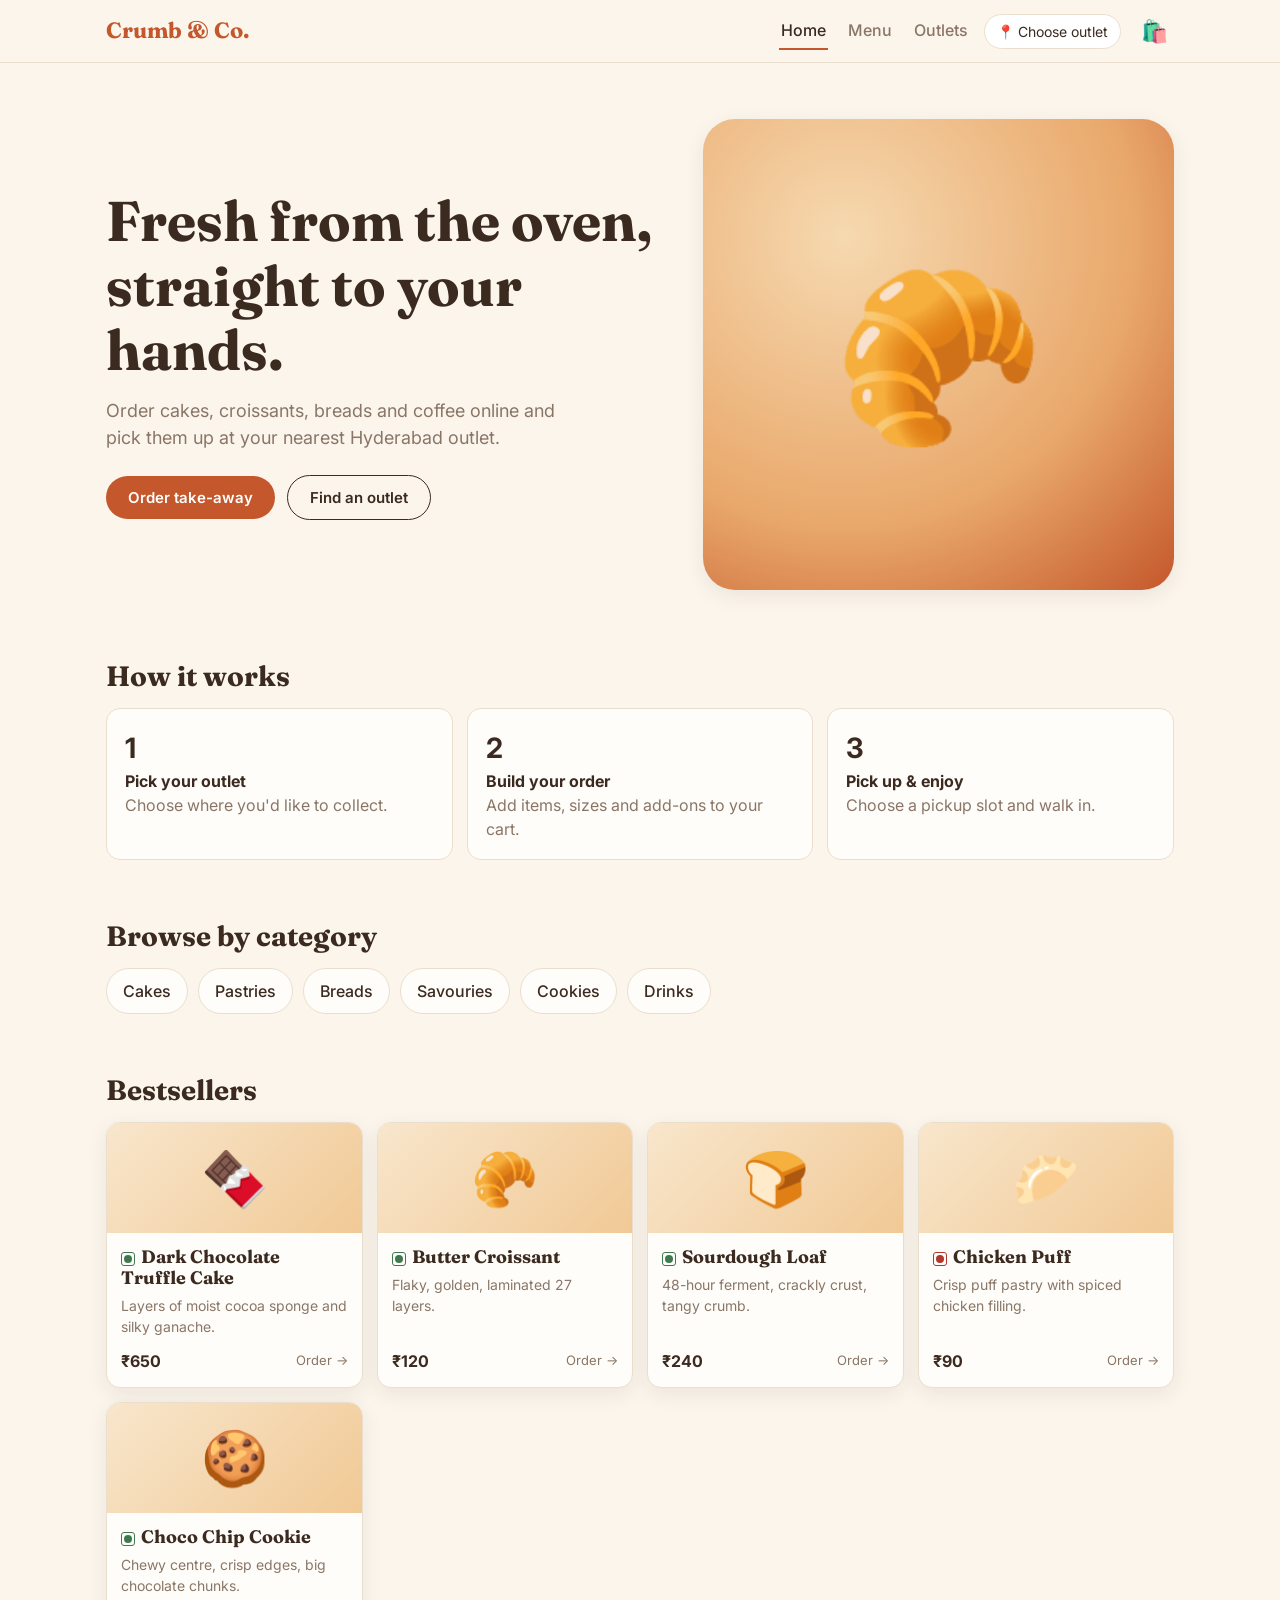
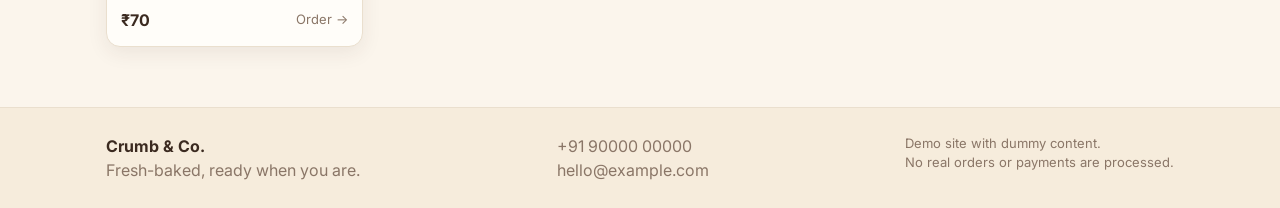
<file: index.html>
<!DOCTYPE html>
<html lang="en">
<head>
<meta charset="utf-8">
<meta name="viewport" content="width=device-width,initial-scale=1">
<title>Crumb &amp; Co. | Order Take-Away Online</title>
<link rel="preconnect" href="https://fonts.googleapis.com">
<link href="https://fonts.googleapis.com/css2?family=Fraunces:wght@600;700&family=Inter:wght@400;500;600;700&display=swap" rel="stylesheet">
<link rel="stylesheet" href="styles.css">
</head>
<body>
<header id="site-header"></header>

<main class="wrap">
  <section class="hero">
    <div>
      <h1>Fresh from the oven, straight to your hands.</h1>
      <p>Order cakes, croissants, breads and coffee online and pick them up at your nearest Hyderabad outlet.</p>
      <a class="btn" href="menu.html">Order take-away</a>
      <a class="btn ghost" href="outlets.html" style="margin-left:8px">Find an outlet</a>
    </div>
    <div class="hero-art" aria-hidden="true">🥐</div>
  </section>

  <section class="section">
    <h2>How it works</h2>
    <div class="steps">
      <div class="step"><b>1</b><strong>Pick your outlet</strong><br><span class="muted">Choose where you'd like to collect.</span></div>
      <div class="step"><b>2</b><strong>Build your order</strong><br><span class="muted">Add items, sizes and add-ons to your cart.</span></div>
      <div class="step"><b>3</b><strong>Pick up &amp; enjoy</strong><br><span class="muted">Choose a pickup slot and walk in.</span></div>
    </div>
  </section>

  <section class="section">
    <h2>Browse by category</h2>
    <div class="cats" id="cats"></div>
  </section>

  <section class="section">
    <h2>Bestsellers</h2>
    <div class="grid" id="best"></div>
  </section>
</main>

<footer id="site-footer"></footer>
<script src="data.js"></script>
<script src="app.js"></script>
<script>
renderChrome("home");
$("#cats").innerHTML = CATEGORIES.map(c => `<a href="menu.html#${c.id}">${esc(c.name)}</a>`).join("");
$("#best").innerHTML = ITEMS.filter(i => i.best).map(i => `
  <a class="card" href="menu.html#${i.cat}">
    <div class="thumb">${i.emoji}</div>
    <div class="body"><h3><span class="vt ${i.veg ? "" : "nv"}"></span>${esc(i.name)}</h3><p>${esc(i.desc)}</p>
    <div class="foot"><span class="price">${inr(i.price)}</span><span class="muted small">Order →</span></div></div>
  </a>`).join("");
</script>
</body>
</html>
</file>
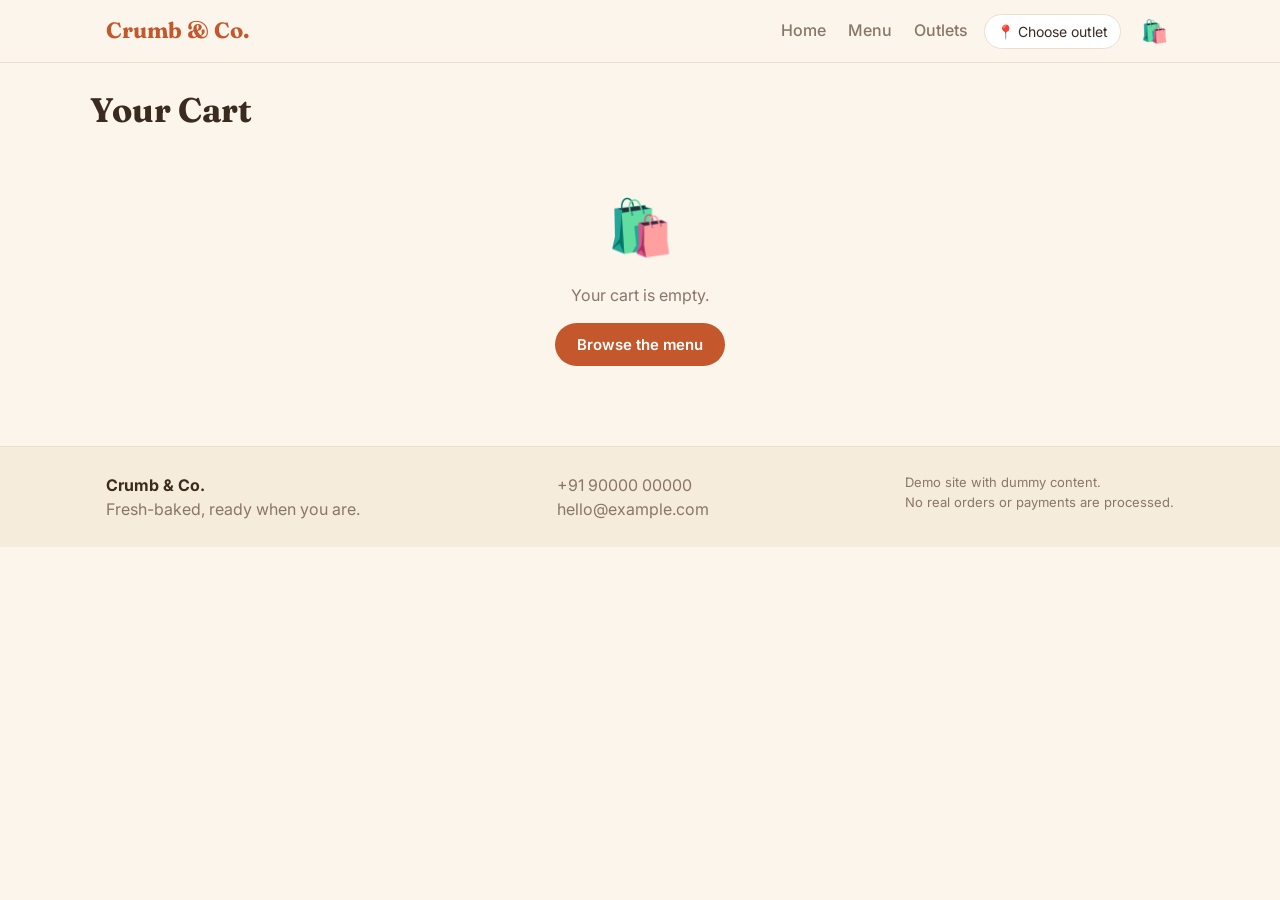
<file: cart.html>
<!DOCTYPE html>
<html lang="en">
<head>
<meta charset="utf-8">
<meta name="viewport" content="width=device-width,initial-scale=1">
<title>Your Cart | Crumb &amp; Co.</title>
<link rel="preconnect" href="https://fonts.googleapis.com">
<link href="https://fonts.googleapis.com/css2?family=Fraunces:wght@600;700&family=Inter:wght@400;500;600;700&display=swap" rel="stylesheet">
<link rel="stylesheet" href="styles.css">
</head>
<body>
<header id="site-header"></header>
<div class="wrap page-title"><h1>Your Cart</h1></div>
<main class="wrap" id="root"></main>
<footer id="site-footer"></footer>
<script src="data.js"></script>
<script src="app.js"></script>
<script>
renderChrome("cart");

function draw() {
  const cart = getCart();
  if (!cart.length) {
    $("#root").innerHTML = `<div class="empty"><div style="font-size:54px">🛍️</div><p>Your cart is empty.</p><a class="btn" href="menu.html">Browse the menu</a></div>`;
    return;
  }
  const t = totals();
  $("#root").innerHTML = `
  <div class="two">
    <div class="panel">
      ${cart.map(l => `
        <div class="line">
          <div class="em">${l.emoji || "🍞"}</div>
          <div>
            <strong>${esc(l.name)}</strong>
            <div class="meta">${[l.variant, (l.addons || []).join(", "), l.message ? `Message: “${esc(l.message)}”` : ""].filter(Boolean).map(x => x.startsWith("Message") ? x : esc(x)).join(" · ")}</div>
            <div class="qty" style="margin-top:6px"><button data-k="${esc(l.key)}" data-d="-1" aria-label="Decrease">−</button><span>${l.qty}</span><button data-k="${esc(l.key)}" data-d="1" aria-label="Increase">+</button></div>
          </div>
          <div class="right"><strong>${inr(l.unit * l.qty)}</strong><br><button class="rm" data-rm="${esc(l.key)}">Remove</button></div>
        </div>`).join("")}
    </div>
    <div class="panel">
      <h2>Order summary</h2>
      <div class="coupon">
        <input id="code" placeholder="Coupon code" value="${esc(store.get("cc_coupon", ""))}" aria-label="Coupon code">
        <button class="btn ghost" id="apply">Apply</button>
      </div>
      <div id="cmsg" class="${t.couponOk ? "ok" : "err"}">${t.couponOk ? "✓ " + esc(t.couponMsg) : (store.get("cc_coupon", "") ? esc(t.couponMsg) : "")}</div>
      <div class="muted small" style="margin-top:4px">Try CRUMB10 or FIRST50</div>
      <div class="sum" style="margin-top:12px">
        <div><span>Subtotal</span><span>${inr(t.subtotal)}</span></div>
        ${t.discount ? `<div class="disc"><span>Discount (${esc(t.coupon)})</span><span>−${inr(t.discount)}</span></div>` : ""}
        <div><span>GST (5%)</span><span>${inr(t.gst)}</span></div>
        <div><span>Packaging</span><span>${inr(t.packaging)}</span></div>
        <div class="tot"><span>Total</span><span>${inr(t.total)}</span></div>
      </div>
      <a class="btn block" href="checkout.html" style="margin-top:14px">Proceed to checkout</a>
      <a class="btn ghost block" href="menu.html" style="margin-top:8px">Add more items</a>
    </div>
  </div>`;
}
draw();

$("#root").addEventListener("click", e => {
  const q = e.target.closest("[data-d]");
  if (q) { changeQty(q.dataset.k, +q.dataset.d); draw(); return; }
  const r = e.target.closest("[data-rm]");
  if (r) { removeLine(r.dataset.rm); draw(); return; }
  if (e.target.id === "apply") {
    const code = $("#code").value.trim();
    if (!code) { store.del("cc_coupon"); draw(); return; }
    const res = applyCoupon(code, totals(getCart(), "").subtotal);
    store.set("cc_coupon", res.ok ? code.toUpperCase() : code);
    draw();
  }
});
</script>
</body>
</html>
</file>
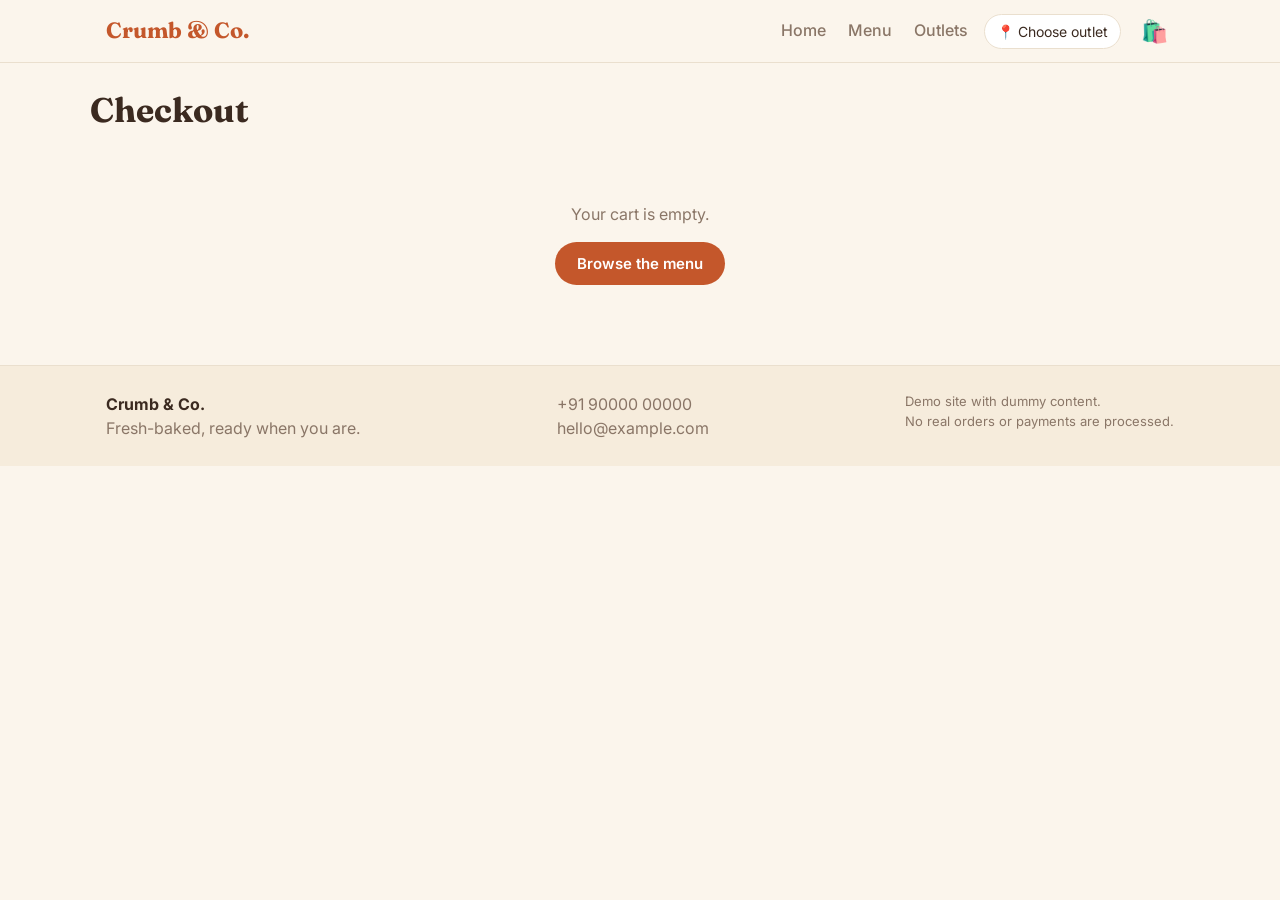
<file: checkout.html>
<!DOCTYPE html>
<html lang="en">
<head>
<meta charset="utf-8">
<meta name="viewport" content="width=device-width,initial-scale=1">
<title>Checkout | Crumb &amp; Co.</title>
<link rel="preconnect" href="https://fonts.googleapis.com">
<link href="https://fonts.googleapis.com/css2?family=Fraunces:wght@600;700&family=Inter:wght@400;500;600;700&display=swap" rel="stylesheet">
<link rel="stylesheet" href="styles.css">
</head>
<body>
<header id="site-header"></header>
<div class="wrap page-title"><h1>Checkout</h1></div>
<main class="wrap" id="root"></main>
<footer id="site-footer"></footer>
<script src="data.js"></script>
<script src="app.js"></script>
<script>
renderChrome("cart");
const cart = getCart();

if (!cart.length) {
  $("#root").innerHTML = `<div class="empty"><p>Your cart is empty.</p><a class="btn" href="menu.html">Browse the menu</a></div>`;
} else if (!getOutlet()) {
  location.replace("outlets.html?next=checkout");
} else {
  const saved = store.get("cc_customer", { name: "", phone: "", email: "" });
  $("#root").innerHTML = `
  <form class="two" id="form" novalidate>
    <div>
      <div class="panel">
        <h2>Your details</h2>
        <label class="f" for="name">Full name</label>
        <input id="name" autocomplete="name" value="${esc(saved.name)}">
        <div class="err" id="e-name"></div>
        <label class="f" for="phone">Mobile number</label>
        <input id="phone" type="tel" inputmode="numeric" maxlength="10" autocomplete="tel-national" placeholder="10-digit number" value="${esc(saved.phone)}">
        <div class="err" id="e-phone"></div>
        <label class="f" for="email">Email (optional)</label>
        <input id="email" type="email" autocomplete="email" value="${esc(saved.email)}">
        <div class="err" id="e-email"></div>
      </div>

      <div class="panel" style="margin-top:16px">
        <h2>Pickup</h2>
        <label class="f" for="outlet">Outlet</label>
        <select id="outlet">${OUTLETS.map(o => `<option value="${o.id}" ${getOutlet().id === o.id ? "selected" : ""}>${esc(o.name)}</option>`).join("")}</select>
        <div class="muted small" id="addr" style="margin-top:6px"></div>
        <label class="f" for="slot">Pickup time</label>
        <select id="slot"></select>
        <div class="err" id="e-slot"></div>
        <label class="f" for="notes">Order notes (optional)</label>
        <textarea id="notes" rows="2" maxlength="200" placeholder="Anything we should know?"></textarea>
      </div>

      <div class="panel" style="margin-top:16px">
        <h2>Payment</h2>
        <div class="pay">
          <label><input type="radio" name="pay" value="Pay at outlet" checked> Pay at outlet</label>
          <label><input type="radio" name="pay" value="UPI (demo)"> UPI</label>
          <label><input type="radio" name="pay" value="Card (demo)"> Credit / Debit card</label>
        </div>
        <div class="notice">Demo mode: no real payment is taken. To accept online payments, plug a gateway such as Razorpay into <code>placeOrder()</code> below.</div>
      </div>
    </div>

    <div class="panel" id="summary"></div>
  </form>`;

  const form = $("#form");

  function drawSummary() {
    const t = totals();
    $("#summary").innerHTML = `
      <h2>Order summary</h2>
      ${cart.map(l => `<div class="sum"><div><span>${l.qty} × ${esc(l.name)}${l.variant ? " (" + esc(l.variant) + ")" : ""}</span><span>${inr(l.unit * l.qty)}</span></div></div>`).join("")}
      <div class="sum" style="border-top:1px solid var(--line);margin-top:8px;padding-top:8px">
        <div><span>Subtotal</span><span>${inr(t.subtotal)}</span></div>
        ${t.discount ? `<div class="disc"><span>Discount (${esc(t.coupon)})</span><span>−${inr(t.discount)}</span></div>` : ""}
        <div><span>GST (5%)</span><span>${inr(t.gst)}</span></div>
        <div><span>Packaging</span><span>${inr(t.packaging)}</span></div>
        <div class="tot"><span>Total</span><span>${inr(t.total)}</span></div>
      </div>
      <button class="btn block" id="place" type="submit" style="margin-top:14px">Place order · ${inr(t.total)}</button>
      <a class="btn ghost block" href="cart.html" style="margin-top:8px">Back to cart</a>`;
  }

  function drawSlots() {
    const o = OUTLETS.find(x => x.id === $("#outlet").value);
    $("#addr").textContent = o.address;
    const opts = [];
    if (isOpenNow(o)) {
      const n = new Date(), m = n.getHours() * 60 + n.getMinutes() + PREP_MINUTES;
      if (m < toMin(o.close)) opts.push(`<option value="asap">ASAP (ready in about ${PREP_MINUTES} min)</option>`);
    }
    pickupSlots(o).forEach(s => opts.push(`<option value="${s.value}">${esc(s.label)}</option>`));
    $("#slot").innerHTML = opts.join("");
  }

  $("#outlet").addEventListener("change", () => { setOutlet($("#outlet").value); drawSlots(); });
  drawSlots(); drawSummary();

  const setErr = (id, msg) => { $("#e-" + id).textContent = msg || ""; return !msg; };

  function validate() {
    const name = $("#name").value.trim(), phone = $("#phone").value.trim(), email = $("#email").value.trim();
    let ok = true;
    ok = setErr("name", name.length < 2 ? "Please enter your name" : "") && ok;
    ok = setErr("phone", /^[6-9]\d{9}$/.test(phone) ? "" : "Enter a valid 10-digit mobile number") && ok;
    ok = setErr("email", email && !/^\S+@\S+\.\S+$/.test(email) ? "Enter a valid email" : "") && ok;
    ok = setErr("slot", $("#slot").value ? "" : "No pickup slots available") && ok;
    return ok;
  }

  /* Replace the body of this function with your payment gateway + backend call. */
  function placeOrder() {
    const t = totals();
    const o = OUTLETS.find(x => x.id === $("#outlet").value);
    const slotVal = $("#slot").value;
    const pickup = slotVal === "asap"
      ? `ASAP (about ${PREP_MINUTES} min)`
      : $("#slot").selectedOptions[0].textContent;
    const order = {
      id: "CC" + Date.now().toString(36).toUpperCase().slice(-6) + Math.floor(Math.random() * 90 + 10),
      placedAt: new Date().toISOString(),
      customer: { name: $("#name").value.trim(), phone: $("#phone").value.trim(), email: $("#email").value.trim() },
      outlet: o, pickup, notes: $("#notes").value.trim(),
      payment: $("input[name=pay]:checked").value,
      items: cart, totals: t
    };
    store.set("cc_customer", order.customer);
    store.set("cc_last_order", order);
    const history = store.get("cc_orders", []); history.unshift(order); store.set("cc_orders", history.slice(0, 20));
    store.del("cc_cart"); store.del("cc_coupon");
    location.href = "confirmation.html";
  }

  form.addEventListener("submit", e => {
    e.preventDefault();
    if (!validate()) { const f = $(".err:not(:empty)"); f && f.previousElementSibling.focus(); return; }
    const b = $("#place"); b.disabled = true; b.textContent = "Placing your order…";
    setTimeout(placeOrder, 900);
  });
}
</script>
</body>
</html>
</file>
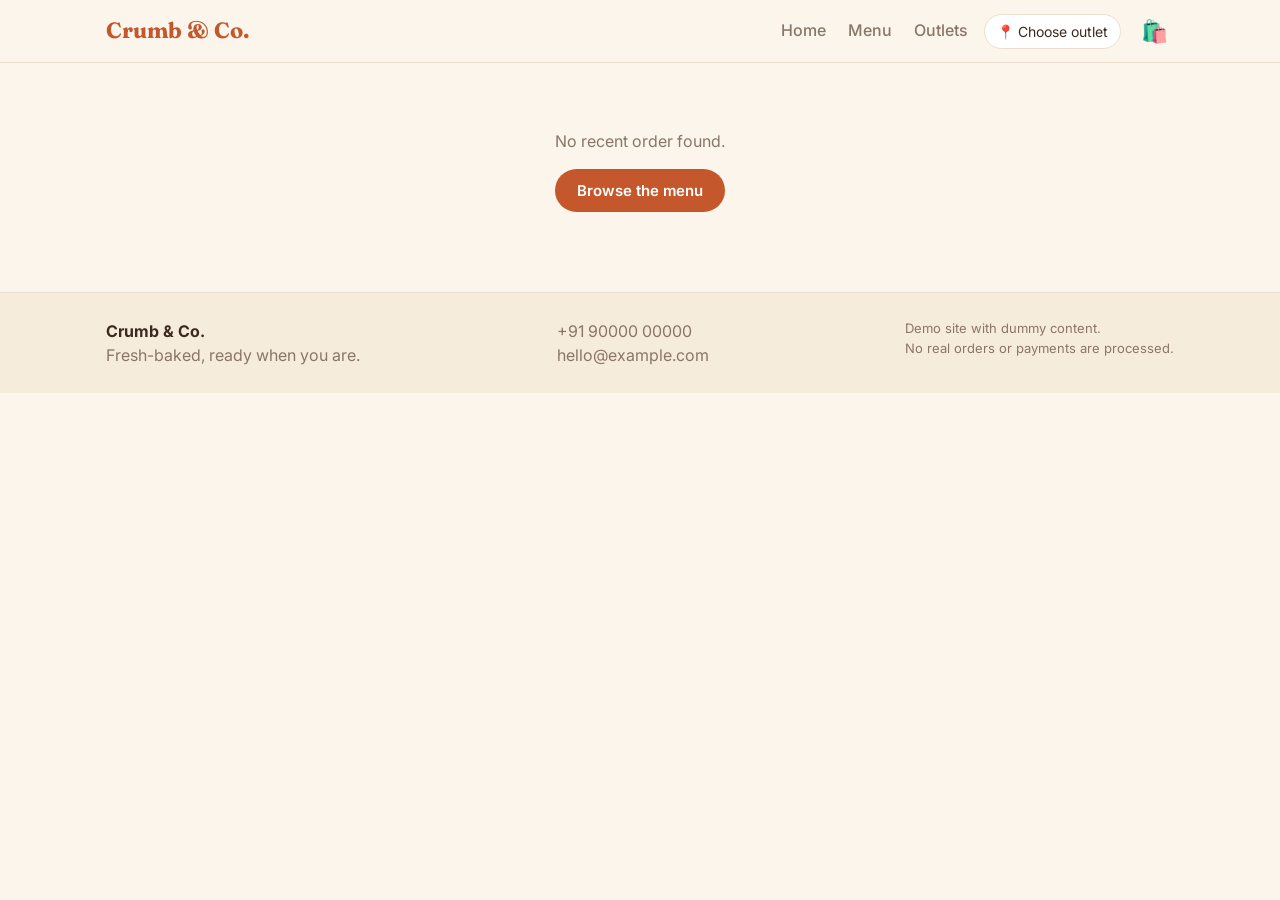
<file: confirmation.html>
<!DOCTYPE html>
<html lang="en">
<head>
<meta charset="utf-8">
<meta name="viewport" content="width=device-width,initial-scale=1">
<title>Order Confirmed | Crumb &amp; Co.</title>
<link rel="preconnect" href="https://fonts.googleapis.com">
<link href="https://fonts.googleapis.com/css2?family=Fraunces:wght@600;700&family=Inter:wght@400;500;600;700&display=swap" rel="stylesheet">
<link rel="stylesheet" href="styles.css">
</head>
<body>
<header id="site-header"></header>
<main class="wrap" id="root"></main>
<footer id="site-footer"></footer>
<script src="data.js"></script>
<script src="app.js"></script>
<script>
renderChrome("");
const o = store.get("cc_last_order", null);
if (!o) {
  $("#root").innerHTML = `<div class="empty"><p>No recent order found.</p><a class="btn" href="menu.html">Browse the menu</a></div>`;
} else {
  const t = o.totals;
  $("#root").innerHTML = `
  <div class="done">
    <div class="tick">✓</div>
    <h1>Thank you, ${esc(o.customer.name.split(" ")[0])}!</h1>
    <p class="muted">Your order has been placed. Show this order number at the counter.</p>
    <div class="oid">${esc(o.id)}</div>
    <div class="panel">
      <h2>Pickup details</h2>
      <p style="margin:0"><strong>${esc(o.outlet.name)}</strong><br><span class="muted">${esc(o.outlet.address)}</span></p>
      <p><strong>When:</strong> ${esc(o.pickup)}<br><strong>Payment:</strong> ${esc(o.payment)}${o.notes ? `<br><strong>Notes:</strong> ${esc(o.notes)}` : ""}</p>
      <h2 style="margin-top:16px">Items</h2>
      ${o.items.map(l => `<div class="sum"><div><span>${l.qty} × ${esc(l.name)}${l.variant ? " (" + esc(l.variant) + ")" : ""}${(l.addons || []).length ? `<br><span class="muted small">${esc(l.addons.join(", "))}</span>` : ""}${l.message ? `<br><span class="muted small">Message: ${esc(l.message)}</span>` : ""}</span><span>${inr(l.unit * l.qty)}</span></div></div>`).join("")}
      <div class="sum" style="border-top:1px solid var(--line);margin-top:8px;padding-top:8px">
        <div><span>Subtotal</span><span>${inr(t.subtotal)}</span></div>
        ${t.discount ? `<div class="disc"><span>Discount (${esc(t.coupon)})</span><span>−${inr(t.discount)}</span></div>` : ""}
        <div><span>GST (5%)</span><span>${inr(t.gst)}</span></div>
        <div><span>Packaging</span><span>${inr(t.packaging)}</span></div>
        <div class="tot"><span>Total</span><span>${inr(t.total)}</span></div>
      </div>
    </div>
    <div style="margin-top:18px;display:flex;gap:10px;justify-content:center;flex-wrap:wrap">
      <a class="btn" href="menu.html">Order again</a>
      <button class="btn ghost" onclick="window.print()">Print receipt</button>
    </div>
  </div>`;
}
</script>
</body>
</html>
</file>
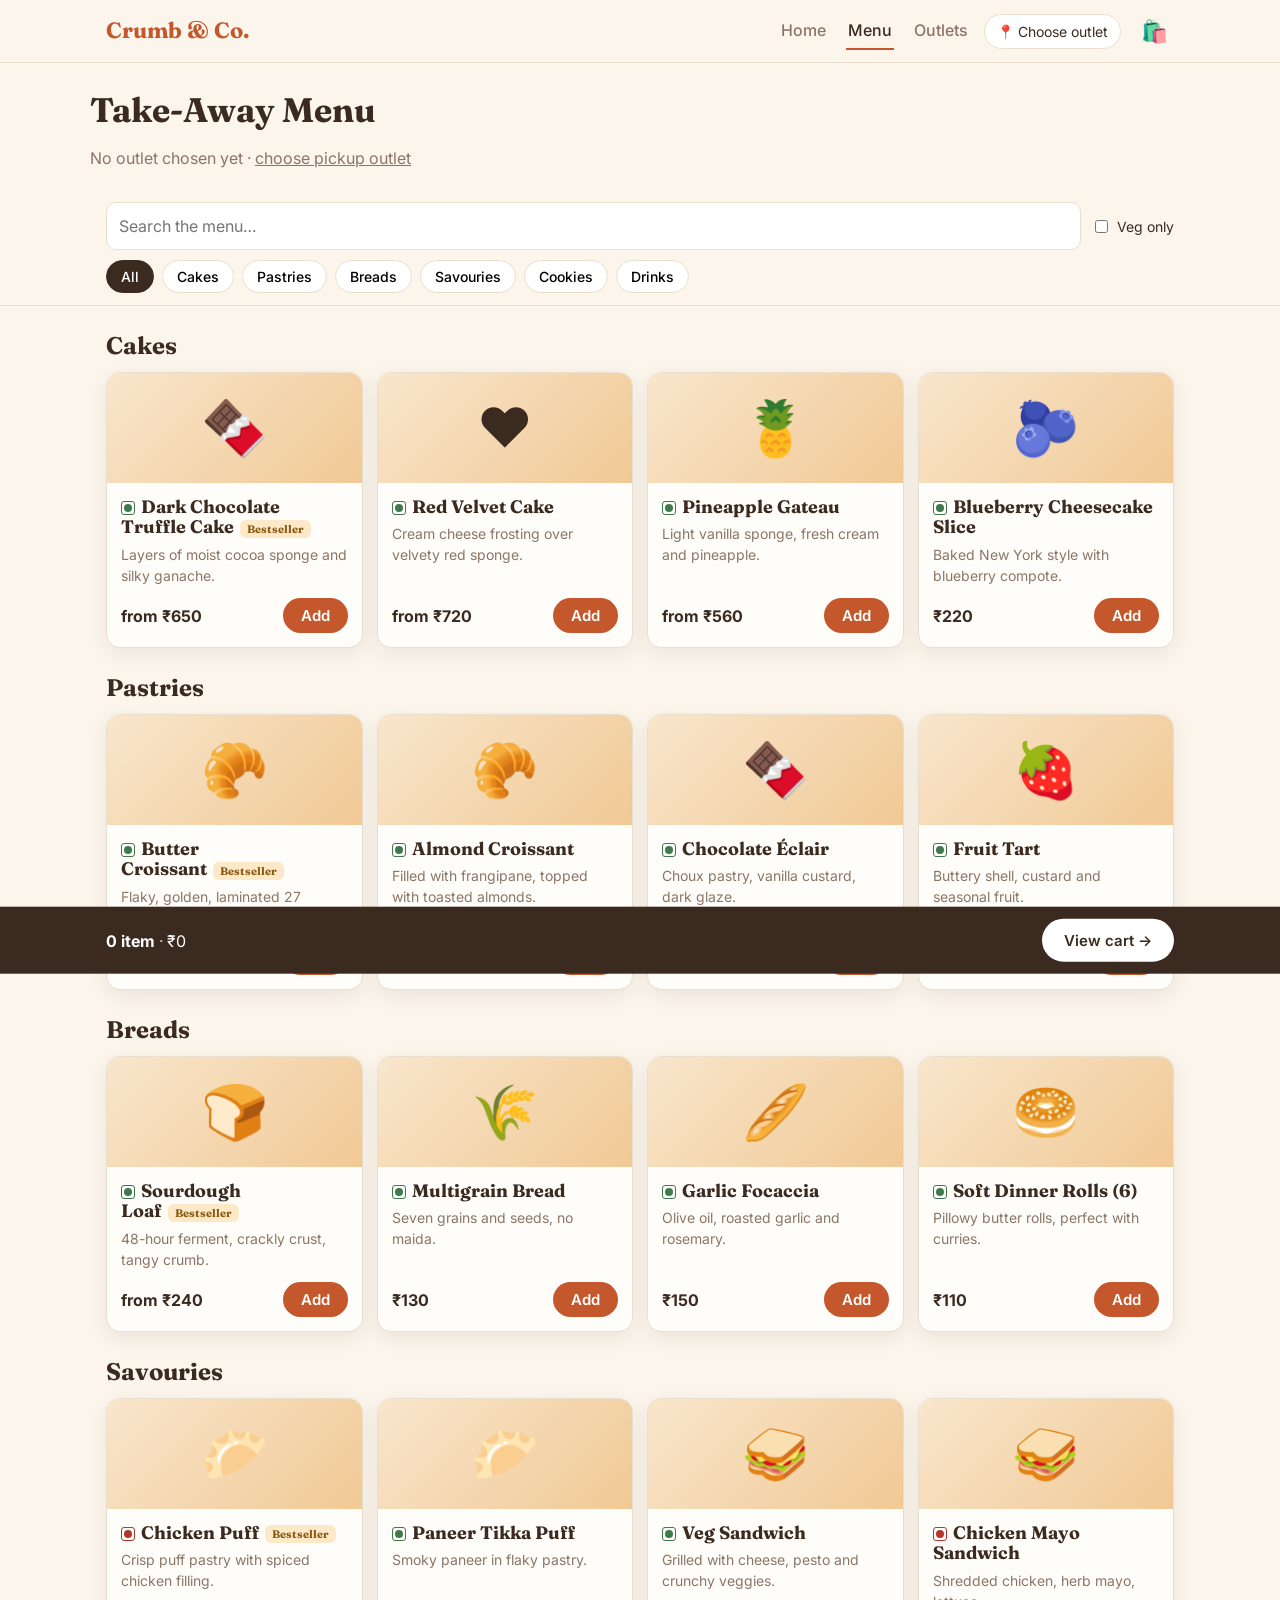
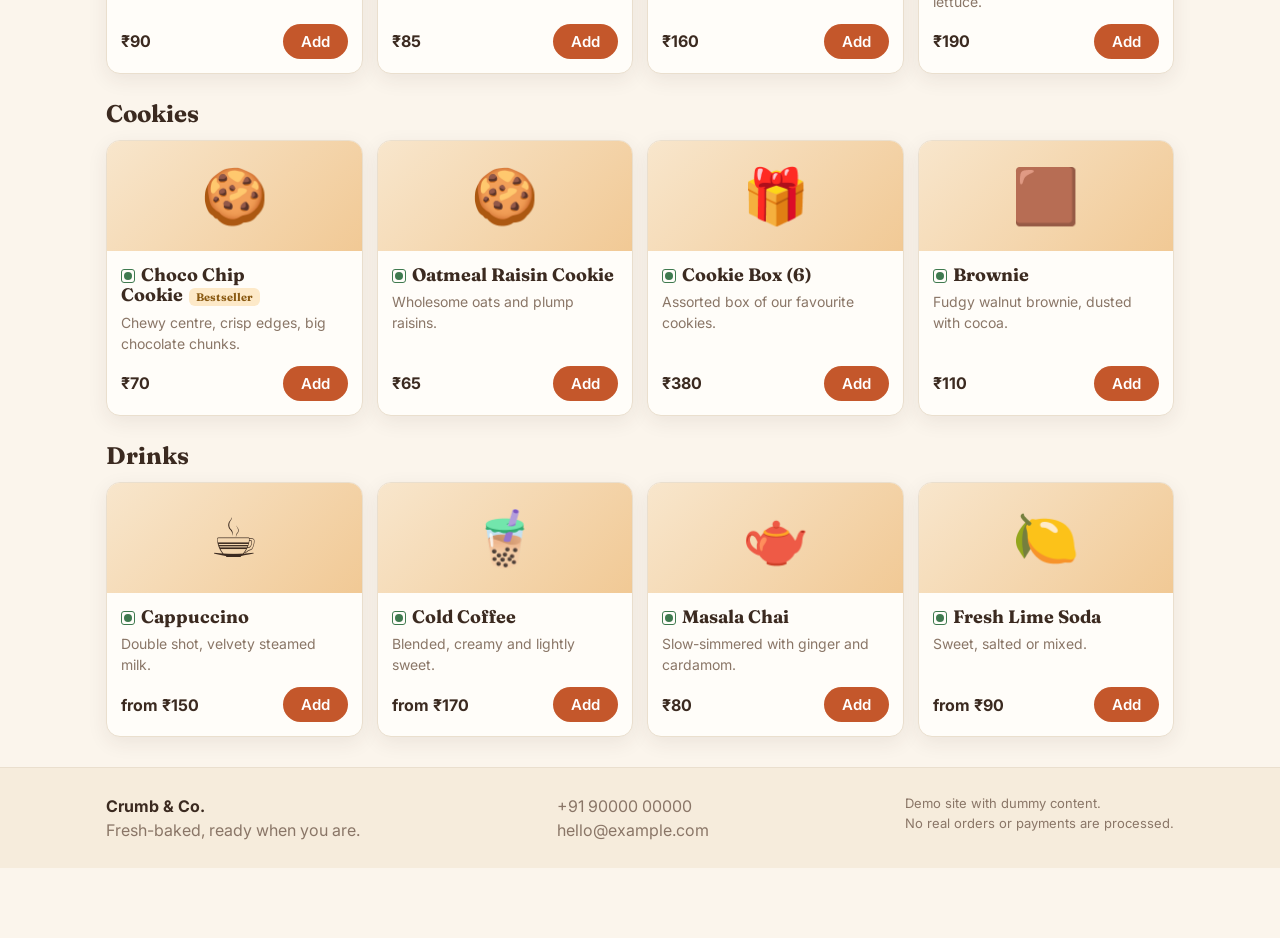
<file: menu.html>
<!DOCTYPE html>
<html lang="en">
<head>
<meta charset="utf-8">
<meta name="viewport" content="width=device-width,initial-scale=1">
<title>Menu | Crumb &amp; Co.</title>
<link rel="preconnect" href="https://fonts.googleapis.com">
<link href="https://fonts.googleapis.com/css2?family=Fraunces:wght@600;700&family=Inter:wght@400;500;600;700&display=swap" rel="stylesheet">
<link rel="stylesheet" href="styles.css">
</head>
<body class="has-bar">
<header id="site-header"></header>

<div class="wrap page-title">
  <h1>Take-Away Menu</h1>
  <p class="muted" id="outlet-line"></p>
</div>

<div class="toolbar">
  <div class="wrap">
    <div class="row">
      <input type="search" id="q" placeholder="Search the menu…" aria-label="Search menu">
      <label class="toggle"><input type="checkbox" id="veg"> Veg only</label>
    </div>
    <div class="chips" id="chips"></div>
  </div>
</div>

<main class="wrap" id="menu"></main>

<div class="cartbar" id="cartbar">
  <div class="wrap">
    <div><strong id="cb-count"></strong> <span class="muted" style="color:#d9c9b8">· </span><span id="cb-total"></span></div>
    <a class="btn" href="cart.html">View cart →</a>
  </div>
</div>

<dialog id="dlg"><div class="dlg" id="dlg-body"></div></dialog>

<footer id="site-footer"></footer>
<script src="data.js"></script>
<script src="app.js"></script>
<script>
renderChrome("menu");
const o = getOutlet();
$("#outlet-line").innerHTML = o
  ? `Picking up from <strong>${esc(o.name)}</strong> · <a href="outlets.html" style="text-decoration:underline">change</a>`
  : `No outlet chosen yet · <a href="outlets.html" style="text-decoration:underline">choose pickup outlet</a>`;

let activeCat = "all";
$("#chips").innerHTML = [{ id: "all", name: "All" }, ...CATEGORIES].map(c => `<button class="chip ${c.id === "all" ? "on" : ""}" data-c="${c.id}">${esc(c.name)}</button>`).join("");
$("#chips").addEventListener("click", e => {
  const b = e.target.closest(".chip"); if (!b) return;
  activeCat = b.dataset.c;
  $$(".chip").forEach(x => x.classList.toggle("on", x === b));
  render();
  if (activeCat !== "all") { const h = $("#" + activeCat); h && h.scrollIntoView(); }
});
$("#q").addEventListener("input", render);
$("#veg").addEventListener("change", render);

function render() {
  const q = $("#q").value.toLowerCase().trim(), veg = $("#veg").checked;
  let html = "";
  for (const c of CATEGORIES) {
    if (activeCat !== "all" && c.id !== activeCat) continue;
    const items = ITEMS.filter(i => i.cat === c.id && (!veg || i.veg) && (!q || (i.name + i.desc).toLowerCase().includes(q)));
    if (!items.length) continue;
    html += `<h2 class="cat-head" id="${c.id}">${esc(c.name)}</h2><div class="grid">` + items.map(i => `
      <div class="card">
        <div class="thumb">${i.emoji}</div>
        <div class="body">
          <h3><span class="vt ${i.veg ? "" : "nv"}"></span>${esc(i.name)}${i.best ? '<span class="tag">Bestseller</span>' : ""}</h3>
          <p>${esc(i.desc)}</p>
          <div class="foot"><span class="price">${i.variants ? "from " : ""}${inr(i.price)}</span>
          <button class="btn add" data-id="${i.id}">Add</button></div>
        </div>
      </div>`).join("") + `</div>`;
  }
  $("#menu").innerHTML = html || `<div class="empty">No items match your search.</div>`;
}
render();
if (location.hash) { const h = $(location.hash); h && setTimeout(() => h.scrollIntoView(), 50); }

$("#menu").addEventListener("click", e => {
  const b = e.target.closest(".add"); if (!b) return;
  const it = findItem(b.dataset.id);
  if (it.variants || it.addons || it.message) openDialog(it);
  else addToCart({ id: it.id, name: it.name, emoji: it.emoji, unit: it.price, qty: 1 });
});

/* options dialog */
const dlg = $("#dlg");
function openDialog(it) {
  let qty = 1;
  $("#dlg-body").innerHTML = `
    <button class="x" aria-label="Close" id="dx">×</button>
    <h3>${esc(it.name)}</h3><p class="muted" style="margin:0">${esc(it.desc)}</p>
    ${it.variants ? `<div class="opt-group"><h4>Choose size</h4>${it.variants.map((v, k) => `
      <label class="opt"><input type="radio" name="v" value="${k}" ${k === 0 ? "checked" : ""}><span>${esc(v.name)}</span><span>${v.delta ? "+" + inr(v.delta) : "Included"}</span></label>`).join("")}</div>` : ""}
    ${it.addons ? `<div class="opt-group"><h4>Add-ons</h4>${it.addons.map((a, k) => `
      <label class="opt"><input type="checkbox" name="a" value="${k}"><span>${esc(a.name)}</span><span>${a.price ? "+" + inr(a.price) : "Free"}</span></label>`).join("")}</div>` : ""}
    ${it.message ? `<div class="opt-group"><h4>Message on cake (optional)</h4><input id="msg" maxlength="30" placeholder="e.g. Happy Birthday Riya"></div>` : ""}
    <div class="dlg-foot">
      <div class="qty"><button id="m">−</button><span id="n">1</span><button id="p">+</button></div>
      <button class="btn block" id="go"></button>
    </div>`;
  const calc = () => {
    const v = it.variants ? it.variants[+($("input[name=v]:checked", dlg).value)] : null;
    const adds = $$("input[name=a]:checked", dlg).map(x => it.addons[+x.value]);
    const unit = it.price + (v ? v.delta : 0) + adds.reduce((s, a) => s + a.price, 0);
    $("#go").textContent = `Add to cart · ${inr(unit * qty)}`;
    return { v, adds, unit };
  };
  $("#dlg-body").addEventListener("change", calc);
  $("#m").onclick = () => { qty = Math.max(1, qty - 1); $("#n").textContent = qty; calc(); };
  $("#p").onclick = () => { qty = Math.min(20, qty + 1); $("#n").textContent = qty; calc(); };
  $("#dx").onclick = () => dlg.close();
  $("#go").onclick = () => {
    const { v, adds, unit } = calc();
    addToCart({ id: it.id, name: it.name, emoji: it.emoji, unit, qty, variant: v ? v.name : "", addons: adds.map(a => a.name), message: it.message ? ($("#msg").value || "").trim() : "" });
    dlg.close();
  };
  calc(); dlg.showModal();
}
dlg.addEventListener("click", e => { if (e.target === dlg) dlg.close(); });

/* sticky cart bar */
function refreshBar() {
  const n = cartCount();
  $("#cartbar").classList.toggle("show", n > 0);
  $("#cb-count").textContent = `${n} item${n > 1 ? "s" : ""}`;
  $("#cb-total").textContent = inr(totals().subtotal);
}
refreshBar();
new MutationObserver(refreshBar).observe($(".cart-badge"), { childList: true, characterData: true, subtree: true });
</script>
</body>
</html>
</file>
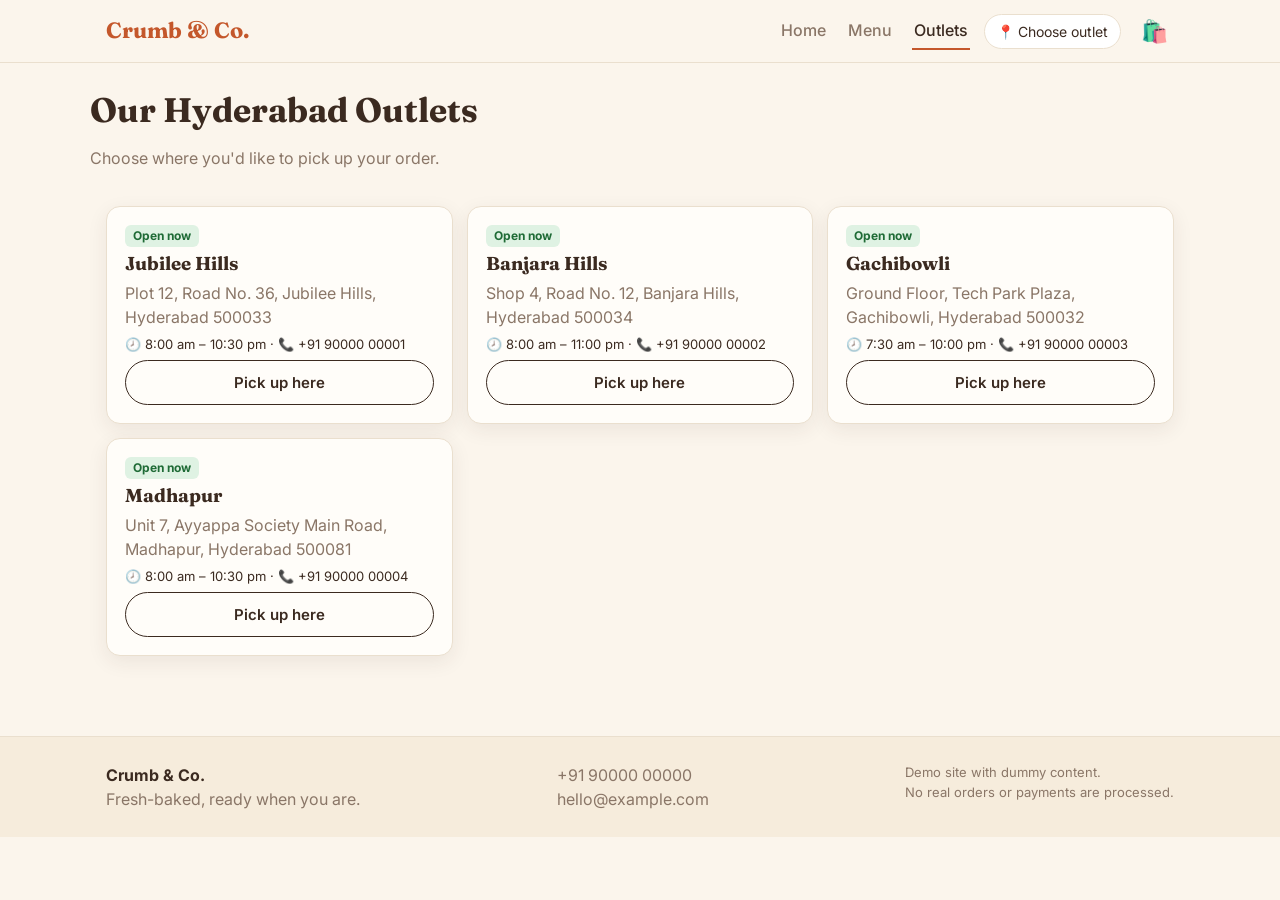
<file: outlets.html>
<!DOCTYPE html>
<html lang="en">
<head>
<meta charset="utf-8">
<meta name="viewport" content="width=device-width,initial-scale=1">
<title>Outlets | Crumb &amp; Co.</title>
<link rel="preconnect" href="https://fonts.googleapis.com">
<link href="https://fonts.googleapis.com/css2?family=Fraunces:wght@600;700&family=Inter:wght@400;500;600;700&display=swap" rel="stylesheet">
<link rel="stylesheet" href="styles.css">
</head>
<body>
<header id="site-header"></header>
<div class="wrap page-title">
  <h1>Our Hyderabad Outlets</h1>
  <p class="muted">Choose where you'd like to pick up your order.</p>
</div>
<main class="wrap"><div class="outlets" id="list"></div></main>
<footer id="site-footer"></footer>
<script src="data.js"></script>
<script src="app.js"></script>
<script>
renderChrome("outlets");
function draw() {
  const sel = getOutlet();
  $("#list").innerHTML = OUTLETS.map(o => {
    const open = isOpenNow(o);
    return `<div class="outlet ${sel && sel.id === o.id ? "sel" : ""}">
      <span class="status ${open ? "open" : "closed"}">${open ? "Open now" : "Closed now"}</span>
      <h3>${esc(o.name)}</h3>
      <div class="muted">${esc(o.address)}</div>
      <div class="small">🕗 ${fmtHHMM(o.open)} – ${fmtHHMM(o.close)} · 📞 ${esc(o.phone)}</div>
      <button class="btn ${sel && sel.id === o.id ? "" : "ghost"}" data-id="${o.id}">${sel && sel.id === o.id ? "Selected ✓" : "Pick up here"}</button>
    </div>`;
  }).join("");
}
draw();
$("#list").addEventListener("click", e => {
  const b = e.target.closest("button"); if (!b) return;
  setOutlet(b.dataset.id);
  const next = new URLSearchParams(location.search).get("next");
  location.href = next === "checkout" ? "checkout.html" : "menu.html";
});
</script>
</body>
</html>
</file>
<file: styles.css>
:root{
  --bg:#fbf5ec; --card:#fffdf9; --ink:#3b2a20; --muted:#8a7667; --line:#eadfce;
  --accent:#c4572b; --accent-d:#a54520; --green:#3f7a4f; --red:#b3372b; --radius:14px;
  --shadow:0 6px 20px rgba(59,42,32,.08);
}
*{box-sizing:border-box}
html{scroll-behavior:smooth}
body{margin:0;background:var(--bg);color:var(--ink);font:16px/1.5 "Inter",system-ui,sans-serif;-webkit-font-smoothing:antialiased}
h1,h2,h3,.logo{font-family:"Fraunces",Georgia,serif;font-weight:700;line-height:1.15;margin:0}
a{color:inherit;text-decoration:none}
img{max-width:100%}
.wrap{max-width:1100px;margin:0 auto;padding:0 16px}
.muted{color:var(--muted)} .small{font-size:13px}
[hidden]{display:none!important}

/* header */
#site-header{position:sticky;top:0;z-index:20;background:rgba(251,245,236,.92);backdrop-filter:blur(8px);border-bottom:1px solid var(--line)}
.bar{display:flex;align-items:center;gap:14px;height:62px}
.logo{font-size:22px;color:var(--accent);margin-right:auto}
.nav{display:flex;gap:18px}
.nav a{font-weight:500;color:var(--muted);padding:6px 2px;border-bottom:2px solid transparent}
.nav a.active,.nav a:hover{color:var(--ink);border-color:var(--accent)}
.pill{background:#fff;border:1px solid var(--line);padding:6px 12px;border-radius:999px;font-size:14px;white-space:nowrap}
.cart-btn{position:relative;font-size:22px;padding:4px 6px}
.cart-badge{position:absolute;top:-4px;right:-6px;background:var(--accent);color:#fff;font-size:11px;font-weight:700;min-width:18px;height:18px;border-radius:9px;display:grid;place-items:center;padding:0 4px}
@media(max-width:640px){.nav{display:none}.pill{max-width:150px;overflow:hidden;text-overflow:ellipsis}}

/* buttons / inputs */
.btn{display:inline-block;border:0;background:var(--accent);color:#fff;font:600 15px "Inter",sans-serif;padding:12px 22px;border-radius:999px;cursor:pointer;transition:.15s}
.btn:hover{background:var(--accent-d)}
.btn.ghost{background:transparent;color:var(--ink);border:1.5px solid var(--ink)}
.btn.ghost:hover{background:var(--ink);color:#fff}
.btn.block{display:block;width:100%;text-align:center}
.btn[disabled]{opacity:.5;cursor:not-allowed}
input,select,textarea{font:inherit;width:100%;padding:11px 12px;border:1.5px solid var(--line);border-radius:10px;background:#fff;color:var(--ink)}
input:focus,select:focus,textarea:focus{outline:none;border-color:var(--accent)}
label.f{display:block;font-weight:600;font-size:14px;margin:14px 0 6px}
.err{color:var(--red);font-size:13px;margin-top:4px}

/* hero */
.hero{padding:56px 0 40px;display:grid;grid-template-columns:1.2fr 1fr;gap:32px;align-items:center}
.hero h1{font-size:clamp(34px,5vw,56px)}
.hero p{font-size:18px;color:var(--muted);max-width:480px;margin:14px 0 24px}
.hero-art{aspect-ratio:1;border-radius:32px;background:radial-gradient(circle at 30% 25%,#f6d9b0,#e9a86b 60%,#c4572b);display:grid;place-items:center;font-size:clamp(90px,16vw,170px);box-shadow:var(--shadow)}
@media(max-width:760px){.hero{grid-template-columns:1fr}.hero-art{max-width:260px;aspect-ratio:1.4}}
.section{padding:30px 0}
.section h2{font-size:28px;margin-bottom:16px}
.steps{display:grid;grid-template-columns:repeat(3,1fr);gap:14px}
.step{background:var(--card);border:1px solid var(--line);border-radius:var(--radius);padding:18px}
.step b{font-size:28px;display:block}
@media(max-width:700px){.steps{grid-template-columns:1fr}}
.cats{display:flex;flex-wrap:wrap;gap:10px}
.cats a{background:var(--card);border:1px solid var(--line);padding:10px 16px;border-radius:999px;font-weight:500}
.cats a:hover{border-color:var(--accent)}

/* menu */
.page-title{padding:28px 0 6px}.page-title h1{font-size:34px}
.toolbar{position:sticky;top:62px;z-index:10;background:var(--bg);padding:10px 0;border-bottom:1px solid var(--line)}
.toolbar .row{display:flex;gap:10px;align-items:center;flex-wrap:wrap}
.toolbar input[type=search]{flex:1;min-width:180px}
.chips{display:flex;gap:8px;overflow-x:auto;padding:10px 0 2px;scrollbar-width:none}
.chip{border:1.5px solid var(--line);background:#fff;padding:7px 14px;border-radius:999px;cursor:pointer;white-space:nowrap;font:500 14px "Inter",sans-serif}
.chip.on{background:var(--ink);border-color:var(--ink);color:#fff}
.toggle{display:flex;align-items:center;gap:6px;font-size:14px;white-space:nowrap}
.toggle input{width:auto}
.cat-head{font-size:24px;margin:26px 0 12px;scroll-margin-top:150px}
.grid{display:grid;grid-template-columns:repeat(auto-fill,minmax(250px,1fr));gap:14px}
.card{background:var(--card);border:1px solid var(--line);border-radius:var(--radius);overflow:hidden;display:flex;flex-direction:column;box-shadow:var(--shadow)}
.thumb{height:110px;display:grid;place-items:center;font-size:54px;background:linear-gradient(135deg,#f8e6cc,#f1c995)}
.card .body{padding:14px;display:flex;flex-direction:column;gap:6px;flex:1}
.card h3{font-size:18px}
.card p{margin:0;color:var(--muted);font-size:14px;flex:1}
.card .foot{display:flex;align-items:center;justify-content:space-between;margin-top:6px}
.price{font-weight:700}
.vt{display:inline-block;width:14px;height:14px;border:1.5px solid var(--green);border-radius:3px;position:relative;vertical-align:middle;margin-right:6px}
.vt::after{content:"";position:absolute;inset:2px;border-radius:50%;background:var(--green)}
.vt.nv{border-color:var(--red)}.vt.nv::after{background:var(--red)}
.tag{font-size:11px;font-weight:700;background:#fde9c8;color:#8a5a12;border-radius:6px;padding:2px 7px;margin-left:6px;vertical-align:middle}
.add{padding:8px 18px}
.empty{text-align:center;padding:50px 0;color:var(--muted)}
.cartbar{position:fixed;left:0;right:0;bottom:0;z-index:30;background:var(--ink);color:#fff;padding:12px 0;transform:translateY(110%);transition:.25s}
.cartbar.show{transform:none}
.cartbar .wrap{display:flex;align-items:center;justify-content:space-between;gap:12px}
.cartbar .btn{background:#fff;color:var(--ink)}
body.has-bar{padding-bottom:70px}

/* dialog */
dialog{border:0;border-radius:18px;padding:0;width:min(440px,94vw);box-shadow:0 20px 60px rgba(0,0,0,.3)}
dialog::backdrop{background:rgba(30,20,12,.5)}
.dlg{padding:20px}
.dlg h3{font-size:22px;margin-bottom:4px}
.opt-group{margin-top:14px}.opt-group h4{margin:0 0 6px;font-size:14px;color:var(--muted);text-transform:uppercase;letter-spacing:.04em}
.opt{display:flex;align-items:center;gap:10px;padding:8px 0;cursor:pointer}
.opt input{width:auto}.opt span:last-child{margin-left:auto;color:var(--muted)}
.dlg-foot{display:flex;gap:12px;align-items:center;margin-top:18px}
.qty{display:inline-flex;align-items:center;border:1.5px solid var(--line);border-radius:999px;background:#fff}
.qty button{border:0;background:none;width:34px;height:34px;font-size:18px;cursor:pointer;color:var(--ink)}
.qty span{min-width:22px;text-align:center;font-weight:600}
.x{float:right;border:0;background:none;font-size:22px;cursor:pointer;color:var(--muted)}

/* cart / checkout layout */
.two{display:grid;grid-template-columns:1.5fr 1fr;gap:22px;align-items:start;padding:10px 0 50px}
@media(max-width:820px){.two{grid-template-columns:1fr}}
.panel{background:var(--card);border:1px solid var(--line);border-radius:var(--radius);padding:18px;box-shadow:var(--shadow)}
.panel h2{font-size:22px;margin-bottom:10px}
.line{display:grid;grid-template-columns:44px 1fr auto;gap:12px;padding:14px 0;border-bottom:1px solid var(--line);align-items:center}
.line:last-child{border:0}
.line .em{font-size:30px;text-align:center}
.line .meta{font-size:13px;color:var(--muted)}
.line .right{text-align:right}
.rm{border:0;background:none;color:var(--red);font-size:13px;cursor:pointer;padding:4px 0}
.sum div{display:flex;justify-content:space-between;padding:5px 0}
.sum .tot{border-top:1px dashed var(--ink);margin-top:8px;padding-top:10px;font-size:19px;font-weight:700}
.sum .disc{color:var(--green)}
.coupon{display:flex;gap:8px;margin:12px 0 4px}
.coupon .btn{padding:10px 16px}
.ok{color:var(--green);font-size:13px}
.pay{display:flex;flex-direction:column;gap:8px}
.pay label{display:flex;gap:10px;align-items:center;border:1.5px solid var(--line);border-radius:10px;padding:10px 12px;cursor:pointer;background:#fff}
.pay input{width:auto}
.pay label:has(input:checked){border-color:var(--accent);background:#fff6ef}
.notice{background:#fff4d6;border:1px solid #f0dc9c;color:#6b5410;border-radius:10px;padding:10px 12px;font-size:13px;margin-top:12px}

/* outlets */
.outlets{display:grid;grid-template-columns:repeat(auto-fill,minmax(300px,1fr));gap:14px;padding:14px 0 50px}
.outlet{background:var(--card);border:1px solid var(--line);border-radius:var(--radius);padding:18px;box-shadow:var(--shadow);display:flex;flex-direction:column;gap:6px}
.outlet.sel{border-color:var(--accent);box-shadow:0 0 0 2px rgba(196,87,43,.2)}
.status{font-size:12px;font-weight:700;border-radius:6px;padding:2px 8px;display:inline-block;width:max-content}
.status.open{background:#dff2e3;color:#1f6b36}.status.closed{background:#fbe0dc;color:#9a2b20}
.outlet .btn{margin-top:auto}

/* confirmation */
.done{max-width:620px;margin:30px auto 60px;text-align:center}
.tick{width:72px;height:72px;border-radius:50%;background:var(--green);color:#fff;font-size:38px;display:grid;place-items:center;margin:0 auto 14px}
.done .panel{text-align:left;margin-top:20px}
.oid{font-family:monospace;font-size:20px;background:#fff;border:1.5px dashed var(--line);padding:6px 14px;border-radius:8px;display:inline-block;margin:8px 0}

/* footer + toast */
#site-footer{border-top:1px solid var(--line);margin-top:30px;padding:26px 0;background:#f6ecdc}
.foot{display:flex;gap:30px;flex-wrap:wrap;justify-content:space-between}
#toast{position:fixed;left:50%;bottom:90px;transform:translate(-50%,20px);background:var(--ink);color:#fff;padding:10px 18px;border-radius:999px;font-size:14px;opacity:0;pointer-events:none;transition:.25s;z-index:60}
#toast.show{opacity:1;transform:translate(-50%,0)}
</file>
